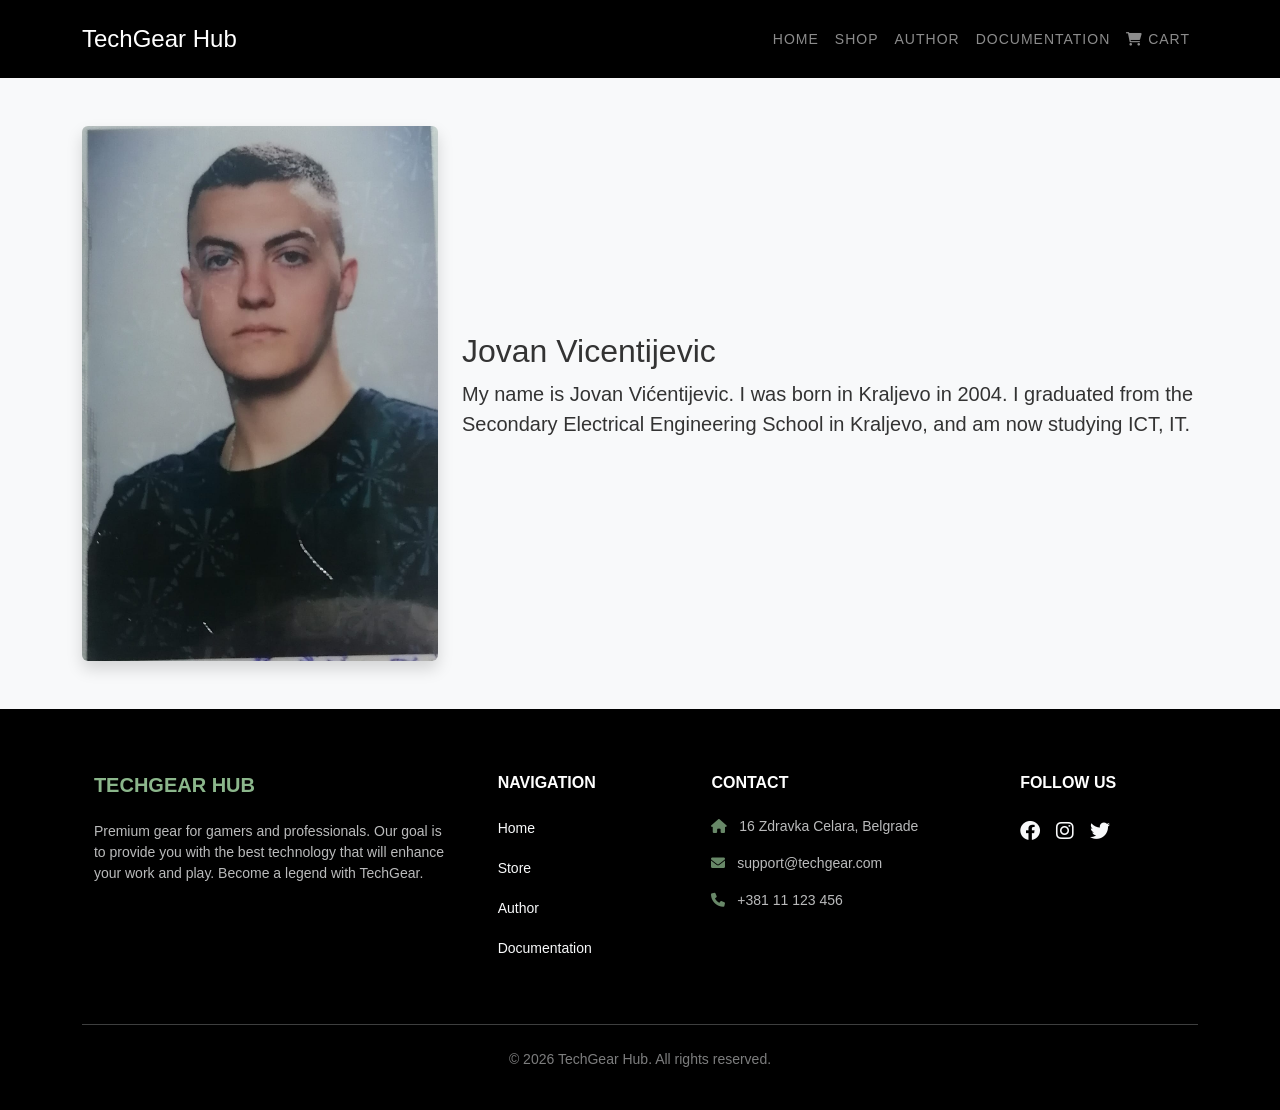
<file: pages/author.html>
<!DOCTYPE html>
<html lang="sr">
<head>
    <meta charset="UTF-8">
    <meta name="viewport" content="width=device-width, initial-scale=1.0">
    <meta name="description" content="TechGear Hub is your ultimate online store for premium gaming gear and professional
     tech equipment. Discover top-quality technology to enhance your work and play.">
    <meta name="keywords" content="tech gear, gaming equipment, professional tech, PC accessories, electronics,
    tech shop, gaming mouse, mechanical keyboards, TechGear Hub">
    <title>TechGear Hub | Author</title>
    <link href="https://cdn.jsdelivr.net/npm/bootstrap@5.3.0/dist/css/bootstrap.min.css" rel="stylesheet">
    <link rel="stylesheet" href="https://cdnjs.cloudflare.com/ajax/libs/font-awesome/6.0.0/css/all.min.css">
    <link rel="stylesheet" href="../assets/css/style.css">
</head>
<body>
    <nav class="navbar navbar-expand-lg navbar-dark bg-black py-3">
    <div class="container">
        <a class="navbar-brand fs-4" href="../index.html">TechGear Hub</a>
        <button class="navbar-toggler" type="button" data-bs-toggle="collapse" data-bs-target="#navbarNav">
            <span class="navbar-toggler-icon"></span>
        </button>
        <div class="collapse navbar-collapse" id="navbarNav">
            <ul class="navbar-nav ms-auto small text-uppercase text-center" id="nvb"></ul>
        </div>
    </div>
</nav>

   <div class="container my-5">
    <div class="row align-items-center">
        <div class="col-md-4">
            <img src="../assets/img/author.jpg" alt="Jovan Vicentijevic" class="img-fluid rounded shadow">
        </div>
        <div class="col-md-8">
            <h2>Jovan Vicentijevic</h2>
            <p class="fs-5">My name is Jovan Vićentijevic. I was born in Kraljevo in 2004. I graduated from the 
                Secondary Electrical Engineering School in Kraljevo, and am now studying ICT, IT.</p>
        </div>
    </div>
</div>

   <footer class="bg-black text-white pt-5 pb-4 mt-5">
    <div class="container"> 
        <div class="row text-start">
            <div class="col-md-4 col-lg-4 col-xl-4 mx-auto mt-3">
                <h5 class="text-uppercase mb-4 fw-bold text-teal">TechGear Hub</h5>
                <p class="small text-light opacity-75 footer-desc-text">
                    Premium gear for gamers and professionals. Our goal is to provide you with the best technology
                     that will enhance your work and play. Become a legend with TechGear.
                </p>
            </div>

            <div class="col-md-2 col-lg-2 col-xl-2 mx-auto mt-3">
                <h6 class="text-uppercase mb-4 fw-bold">Navigation</h6>
                <p><a href="../index.html" class="text-light text-decoration-none small hover-teal">Home</a></p>
                <p><a href="shop.html" class="text-light text-decoration-none small hover-teal">Store</a></p>
                <p><a href="#" class="text-light text-decoration-none small hover-teal">Author</a></p>
                <p><a href="documentation.html" class="text-light text-decoration-none small hover-teal">Documentation</a></p>
            </div>

            <div class="col-md-4 col-lg-3 col-xl-3 mx-auto mt-3">
                <h6 class="text-uppercase mb-4 fw-bold">Contact</h6>
                <p class="small text-light opacity-75"><i class="fas fa-home me-2 text-teal"></i> 16 Zdravka Celara, Belgrade</p>
                <p class="small text-light opacity-75"><i class="fas fa-envelope me-2 text-teal"></i> support@techgear.com</p>
                <p class="small text-light opacity-75"><i class="fas fa-phone me-2 text-teal"></i> +381 11 123 456</p>
            </div>

            <div class="col-md-2 col-lg-2 col-xl-2 mx-auto mt-3">
                <h6 class="text-uppercase mb-4 fw-bold">Follow Us</h6>
                <div class="d-flex gap-3">
                    <a href="https://www.facebook.com/" class="text-light fs-5 hover-teal"><i class="fab fa-facebook"></i></a>
                    <a href="https://www.instagram.com/?hl=en" class="text-light fs-5 hover-teal"><i class="fab fa-instagram"></i></a>
                    <a href="https://x.com/i/" class="text-light fs-5 hover-teal"><i class="fab fa-twitter"></i></a>
                </div>
            </div>
        </div>

        <hr class="mb-4 mt-5 border-light opacity-25">
        
        <div class="row">
            <div class="col-12 text-center">
                <p class="small text-light opacity-50">&copy; 2026 TechGear Hub. All rights reserved.</p>
            </div>
        </div>
    </div>
</footer>

            <button type="button" id="backToTop" class="btn-back-to-top">
    <i class="fas fa-chevron-up"></i>
</button>


    <script src="https://code.jquery.com/jquery-3.6.0.min.js"></script>
    <script src="https://cdn.jsdelivr.net/npm/bootstrap@5.3.0/dist/js/bootstrap.bundle.min.js"></script>
    <script src="../js/main.js"></script>
</body>
</html>
</file>
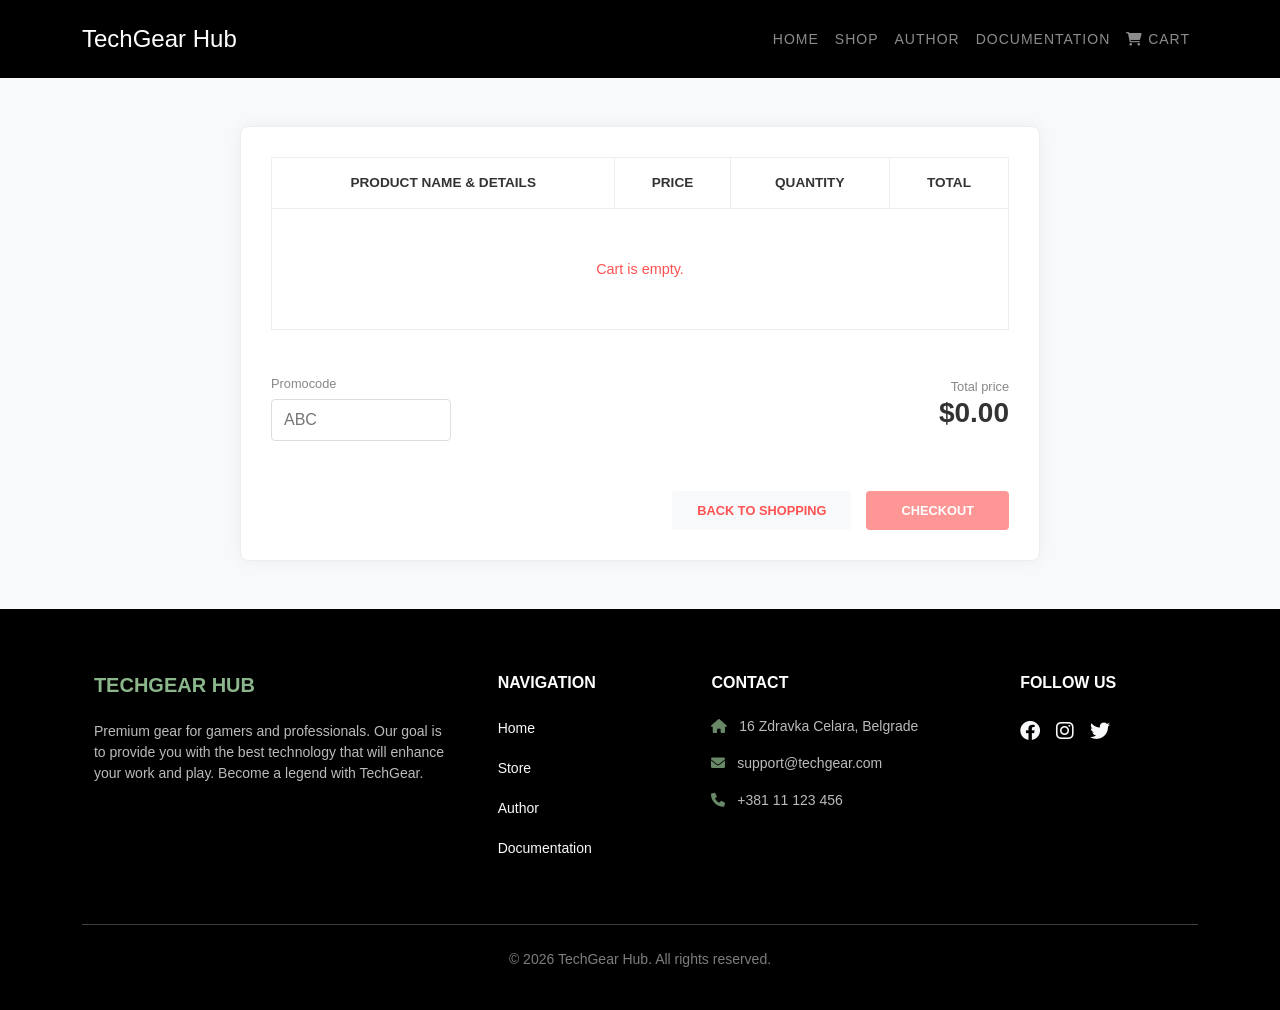
<file: pages/cart.html>
<!DOCTYPE html>
<html lang="sr">
<head>
    <meta charset="UTF-8">
    <meta name="viewport" content="width=device-width, initial-scale=1.0">
    <meta name="description" content="TechGear Hub is your ultimate online store for premium gaming gear and professional 
    tech equipment. Discover top-quality technology to enhance your work and play.">
    <meta name="keywords" content="tech gear, gaming equipment, professional tech, PC accessories, electronics,
     tech shop, gaming mouse, mechanical keyboards, TechGear Hub">
    <title>TechGear Hub | Your Cart</title>
    <link href="https://cdn.jsdelivr.net/npm/bootstrap@5.3.0/dist/css/bootstrap.min.css" rel="stylesheet">
    <link rel="stylesheet" href="https://cdnjs.cloudflare.com/ajax/libs/font-awesome/6.0.0/css/all.min.css">
    <link rel="stylesheet" href="../assets/css/style.css">
</head>
<body class="bg-light">

    <nav class="navbar navbar-expand-lg navbar-dark bg-black py-3">
    <div class="container">
        <a class="navbar-brand fs-4" href="../index.html">TechGear Hub</a>
        <button class="navbar-toggler" type="button" data-bs-toggle="collapse" data-bs-target="#navbarNav">
            <span class="navbar-toggler-icon"></span>
        </button>
        <div class="collapse navbar-collapse" id="navbarNav">
            <ul class="navbar-nav ms-auto small text-uppercase text-center" id="nvb"></ul>
        </div>
    </div>
</nav>

   <div class="container my-5" id="cart-page-wrapper">
    
    <div id="cart-view">
        <h2 class="mb-4 fw-bold text-dark">Your Cart</h2>
        
        <div class="row g-4">
            <div class="col-lg-8">
                <div class="cart-panel text-center py-5">
                    <svg width="60" height="60" viewBox="0 0 24 24" fill="none" stroke="#4a4a4a" stroke-width="2" 
                    stroke-linecap="round" stroke-linejoin="round" class="mb-3">
                        <path d="M6 2L3 6v14a2 2 0 0 0 2 2h14a2 2 0 0 0 2-2V6l-3-4z"></path>
                        <line x1="3" y1="6" x2="21" y2="6"></line>
                        <path d="M16 10a4 4 0 0 1-8 0"></path>
                    </svg>
                    
                    <p class="text-muted mb-4">Your cart is currently empty.</p>
                    <a href="shop.html" class="text-dark text-decoration-none border-bottom border-dark pb-1">Return to shop</a>
                </div>
            </div>

            <div class="col-lg-4">
                <div class="cart-panel">
                    <h4 class="fw-bold mb-4">Order Summary</h4>
                    
                    <div class="d-flex justify-content-between mb-3 text-muted">
                        <span>Total items:</span>
                        <span id="summary-count">0</span>
                    </div>
                    
                    <hr class="text-muted my-4">
                    
                    <div class="d-flex justify-content-between align-items-center mb-4">
                        <span class="fw-bold text-dark">Total price:</span>
                        <span class="fw-bold fs-5">$0.00</span>
                    </div>
                    
                    <button class="btn btn-cart-dark w-100 mb-3" onclick="showCheckoutForm()">Proceed to Checkout</button>
                    <button class="btn btn-cart-clear w-100" onclick="clearCart()">Clear Cart</button>
                </div>
            </div>
        </div>
    </div>
   </div>

     <footer class="bg-black text-white pt-5 pb-4 mt-5">
    <div class="container"> 
        <div class="row text-start">
            <div class="col-md-4 col-lg-4 col-xl-4 mx-auto mt-3">
                <h5 class="text-uppercase mb-4 fw-bold text-teal">TechGear Hub</h5>
                <p class="small text-light opacity-75 footer-desc-text">
                    Premium gear for gamers and professionals. Our goal is to provide you with the best technology that
                     will enhance your work and play. Become a legend with TechGear.
                </p>
            </div>

            <div class="col-md-2 col-lg-2 col-xl-2 mx-auto mt-3">
                <h6 class="text-uppercase mb-4 fw-bold">Navigation</h6>
                <p><a href="../index.html" class="text-light text-decoration-none small hover-teal">Home</a></p>
                <p><a href="shop.html" class="text-light text-decoration-none small hover-teal">Store</a></p>
                <p><a href="pages/author.html" class="text-light text-decoration-none small hover-teal">Author</a></p>
                <p><a href="documentation.html" class="text-light text-decoration-none small hover-teal">Documentation</a></p>
            </div>

            <div class="col-md-4 col-lg-3 col-xl-3 mx-auto mt-3">
                <h6 class="text-uppercase mb-4 fw-bold">Contact</h6>
                <p class="small text-light opacity-75"><i class="fas fa-home me-2 text-teal"></i> 16 Zdravka Celara, Belgrade</p>
                <p class="small text-light opacity-75"><i class="fas fa-envelope me-2 text-teal"></i> support@techgear.com</p>
                <p class="small text-light opacity-75"><i class="fas fa-phone me-2 text-teal"></i> +381 11 123 456</p>
            </div>

            <div class="col-md-2 col-lg-2 col-xl-2 mx-auto mt-3">
                <h6 class="text-uppercase mb-4 fw-bold">Follow Us</h6>
                <div class="d-flex gap-3">
                    <a href="https://www.facebook.com/" class="text-light fs-5 hover-teal"><i class="fab fa-facebook"></i></a>
                    <a href="https://www.instagram.com/?hl=en" class="text-light fs-5 hover-teal"><i class="fab fa-instagram"></i></a>
                    <a href="https://x.com/i/" class="text-light fs-5 hover-teal"><i class="fab fa-twitter"></i></a>
                </div>
            </div>
        </div>

        <hr class="mb-4 mt-5 border-light opacity-25">
        
        <div class="row">
            <div class="col-12 text-center">
                <p class="small text-light opacity-50">&copy; 2026 TechGear Hub. All rights reserved.</p>
            </div>
        </div>
    </div>
</footer>

 <button type="button" id="backToTop" class="btn-back-to-top">
        <i class="fas fa-chevron-up"></i>
    </button>

    <script src="https://code.jquery.com/jquery-3.6.0.min.js"></script>
    <script src="https://cdn.jsdelivr.net/npm/bootstrap@5.3.0/dist/js/bootstrap.bundle.min.js"></script>
    <script src="../js/main.js"></script>
    <script>
        // Pokrećemo prikaz korpe čim se stranica učita
        $(document).ready(function() {
            displayCart();
        });
    </script>
</body>
</html>
</file>
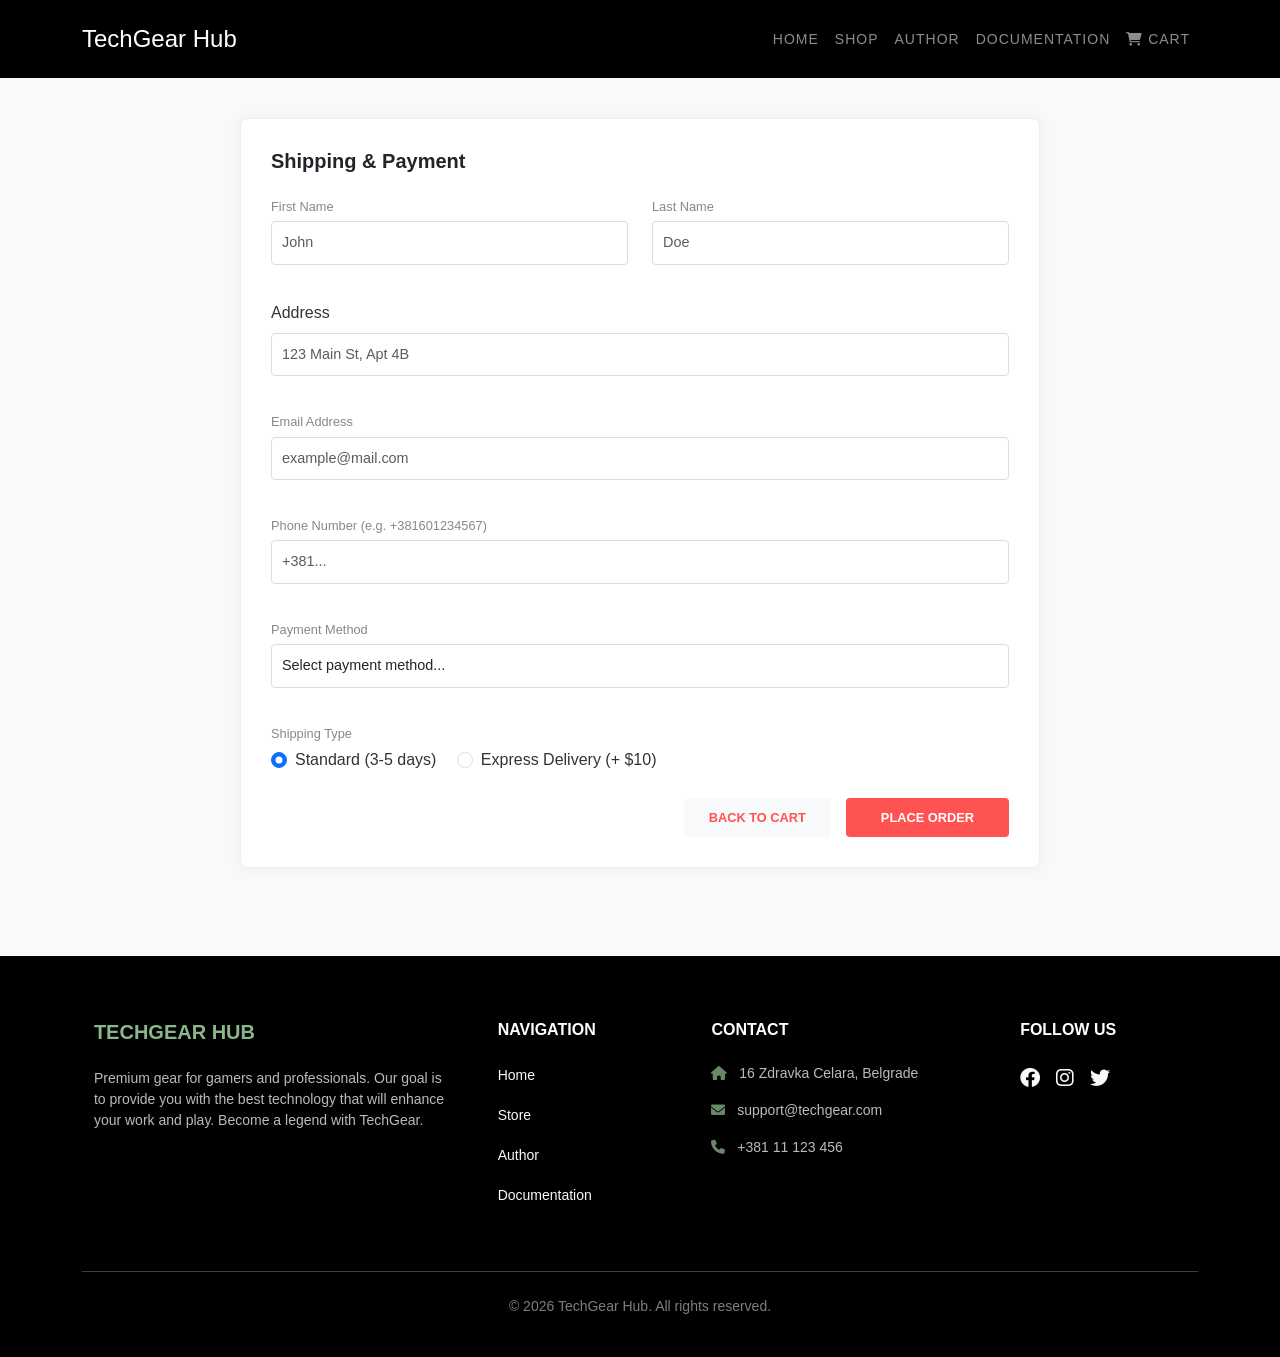
<file: pages/checkout.html>
<!DOCTYPE html>
<html lang="sr">
<head>
    <meta charset="UTF-8">
    <meta name="viewport" content="width=device-width, initial-scale=1.0">
    <meta name="description" content="TechGear Hub is your ultimate online store for premium gaming gear and professional
     tech equipment. Discover top-quality technology to enhance your work and play.">
    <meta name="keywords" content="tech gear, gaming equipment, professional tech, PC accessories, electronics,
     tech shop, gaming mouse, mechanical keyboards, TechGear Hub">
    <title>TechGear Hub | Checkout</title>
    <link href="https://cdn.jsdelivr.net/npm/bootstrap@5.3.0/dist/css/bootstrap.min.css" rel="stylesheet">
    <link rel="stylesheet" href="https://cdnjs.cloudflare.com/ajax/libs/font-awesome/6.0.0/css/all.min.css">
    <link rel="stylesheet" href="../assets/css/style.css">
</head>
<body class="bg-light">

    <nav class="navbar navbar-expand-lg navbar-dark bg-black py-3">
    <div class="container">
        <a class="navbar-brand fs-4" href="../index.html">TechGear Hub</a>
        <button class="navbar-toggler" type="button" data-bs-toggle="collapse" data-bs-target="#navbarNav">
            <span class="navbar-toggler-icon"></span>
        </button>
        <div class="collapse navbar-collapse" id="navbarNav">
            <ul class="navbar-nav ms-auto small text-uppercase text-center" id="nvb"></ul>
        </div>
    </div>
</nav>

<div id="toast-container" class="position-fixed top-0 end-0 p-3 mt-5 pt-4"></div>

<div id="checkout-section">
    <div class="cart-panel">
        <h4 class="fw-bold mb-4">Shipping & Payment</h4>
        <form id="orderForm" novalidate>
            <div class="row">
                <div class="col-md-6 mb-3">
                    <label class="promo-label">First Name</label>
                    <input type="text" id="firstName" class="form-control" placeholder="John">
                    <small class="error-msg" id="firstNameErr"></small>
                </div>
                <div class="col-md-6 mb-3">
                    <label class="promo-label">Last Name</label>
                    <input type="text" id="lastName" class="form-control" placeholder="Doe">
                    <small class="error-msg" id="lastNameErr"></small>
                </div>
            </div>

            <div class="mb-3">
                <label for="address" class="form-label">Address</label>
                <input type="text" class="form-control" id="address" placeholder="123 Main St, Apt 4B">
                <small id="addressErr" class="error-msg text-danger"></small>
            </div>
      
            <div class="mb-3">
                <label class="promo-label">Email Address</label>
                <input type="email" id="email" class="form-control checkout-input" placeholder="example@mail.com">
                <small class="error-msg" id="emailErr"></small>
            </div>

            <div class="mb-3">
                <label class="promo-label">Phone Number (e.g. +381601234567)</label>
                <input type="text" id="phone" class="form-control" placeholder="+381...">
                <small class="error-msg" id="phoneErr"></small>
            </div>

            <div class="mb-3">
                <label class="promo-label">Payment Method</label>
                <select id="paymentMethod" class="form-control">
                    <option value="">Select payment method...</option>
                    <option value="cash">Cash on delivery</option>
                    <option value="card">Credit Card</option>
                </select>
                <small class="error-msg" id="paymentErr"></small>
            </div>

            <div class="mb-3">
                <label class="promo-label d-block">Shipping Type</label>
                <div class="form-check form-check-inline">
                    <input class="form-check-input" type="radio" name="shipping" id="standard" value="standard" checked>
                    <label class="form-check-label" for="standard">Standard (3-5 days)</label>
                </div>
                <div class="form-check form-check-inline">
                    <input class="form-check-input" type="radio" name="shipping" id="express" value="express">
                    <label class="form-check-label" for="express">Express Delivery (+ $10)</label>
                </div>
            </div>
            
            <div class="cart-footer-btns mt-4">
                <button type="button" class="btn-back-shopping" onclick="backToCart()">BACK TO CART</button>
                <button type="submit" class="btn-checkout-red">PLACE ORDER</button>
            </div>
        </form>
    </div>
</div>

     <footer class="bg-black text-white pt-5 pb-4 mt-5">
    <div class="container"> 
        <div class="row text-start">
            <div class="col-md-4 col-lg-4 col-xl-4 mx-auto mt-3">
                <h5 class="text-uppercase mb-4 fw-bold text-teal">TechGear Hub</h5>
                <p class="small text-light opacity-75 footer-desc-text">
                    Premium gear for gamers and professionals. Our goal is to provide you with the best technology that
                     will enhance your work and play. Become a legend with TechGear.
                </p>
            </div>

            <div class="col-md-2 col-lg-2 col-xl-2 mx-auto mt-3">
                <h6 class="text-uppercase mb-4 fw-bold">Navigation</h6>
                <p><a href="#" class="text-light text-decoration-none small hover-teal">Home</a></p>
                <p><a href="pages/shop.html" class="text-light text-decoration-none small hover-teal">Store</a></p>
                <p><a href="pages/author.html" class="text-light text-decoration-none small hover-teal">Author</a></p>
                <p><a href="documentation.html" class="text-light text-decoration-none small hover-teal">Documentation</a></p>
            </div>

            <div class="col-md-4 col-lg-3 col-xl-3 mx-auto mt-3">
                <h6 class="text-uppercase mb-4 fw-bold">Contact</h6>
                <p class="small text-light opacity-75"><i class="fas fa-home me-2 text-teal"></i> 16 Zdravka Celara, Belgrade</p>
                <p class="small text-light opacity-75"><i class="fas fa-envelope me-2 text-teal"></i> support@techgear.com</p>
                <p class="small text-light opacity-75"><i class="fas fa-phone me-2 text-teal"></i> +381 11 123 456</p>
            </div>

            <div class="col-md-2 col-lg-2 col-xl-2 mx-auto mt-3">
                <h6 class="text-uppercase mb-4 fw-bold">Follow Us</h6>
                <div class="d-flex gap-3">
                    <a href="https://www.facebook.com/" class="text-light fs-5 hover-teal"><i class="fab fa-facebook"></i></a>
                    <a href="https://www.instagram.com/?hl=en" class="text-light fs-5 hover-teal"><i class="fab fa-instagram"></i></a>
                    <a href="https://x.com/i/" class="text-light fs-5 hover-teal"><i class="fab fa-twitter"></i></a>
                </div>
            </div>
        </div>

        <hr class="mb-4 mt-5 border-light opacity-25">
        
        <div class="row">
            <div class="col-12 text-center">
                <p class="small text-light opacity-50">&copy; 2026 TechGear Hub. All rights reserved.</p>
            </div>
        </div>
    </div>
</footer>

<button type="button" id="backToTop" class="btn-back-to-top">
    <i class="fas fa-chevron-up"></i>
</button>


    <script src="https://code.jquery.com/jquery-3.6.0.min.js"></script>
    <script src="https://cdn.jsdelivr.net/npm/bootstrap@5.3.0/dist/js/bootstrap.bundle.min.js"></script>
    <script src="../js/main.js"></script>
</body>
</html>
</file>
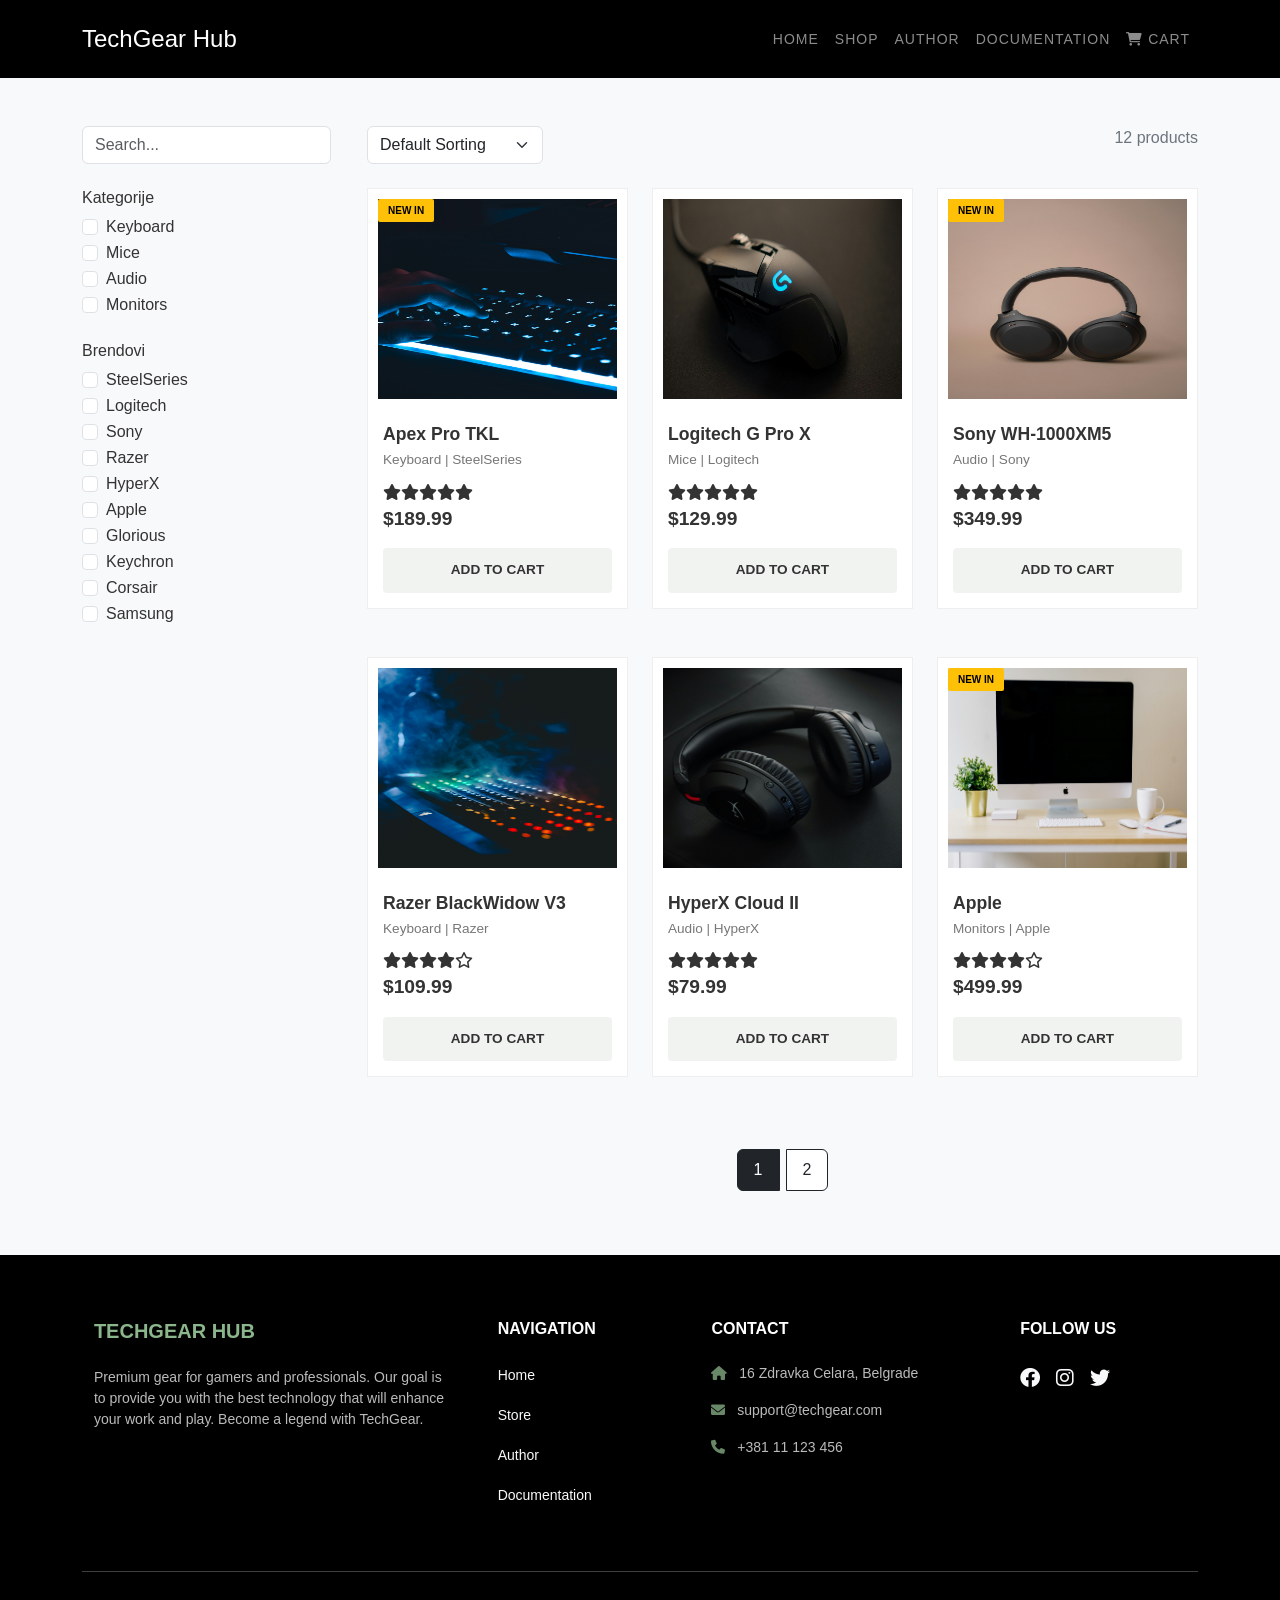
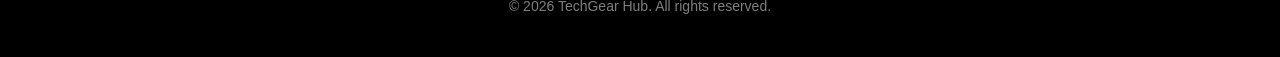
<file: pages/shop.html>
<!DOCTYPE html>
<html lang="sr">
<head>
    <meta charset="UTF-8">
    <meta name="viewport" content="width=device-width, initial-scale=1.0">
    <meta name="description" content="TechGear Hub is your ultimate online store for premium gaming gear and professional
     tech equipment. Discover top-quality technology to enhance your work and play.">
    <meta name="keywords" content="tech gear, gaming equipment, professional tech, PC accessories, electronics,
    tech shop, gaming mouse, mechanical keyboards, TechGear Hub">
    <title>TechGear | Shop</title>
    <link href="https://cdn.jsdelivr.net/npm/bootstrap@5.3.0/dist/css/bootstrap.min.css" rel="stylesheet">
    <link rel="stylesheet" href="https://cdnjs.cloudflare.com/ajax/libs/font-awesome/6.0.0/css/all.min.css">
    <link rel="stylesheet" href="../assets/css/style.css"> 
</head>
<body>

<nav class="navbar navbar-expand-lg navbar-dark bg-black py-3">
        <div class="container">
            <a class="navbar-brand fs-4" href="../index.html">TechGear Hub</a>
            <button class="navbar-toggler" type="button" data-bs-toggle="collapse" data-bs-target="#navbarNav">
                <span class="navbar-toggler-icon"></span>
            </button>
            <div class="collapse navbar-collapse" id="navbarNav">
                <ul class="navbar-nav ms-auto small text-uppercase text-center" id="nvb"></ul>
            </div>
        </div>
    </nav>


<div class="container my-5">
    <div class="row">
        <aside class="col-lg-3 pe-lg-4">
            <div class="mb-4">
                <input type="text" id="searchInput" class="form-control" placeholder="Search...">
            </div>
            <div class="mb-4">
                <h6>Kategorije</h6>
                <div id="typeCheckboxes"></div>
            </div>
            <div class="mb-4">
                <h6>Brendovi</h6>
                <div id="brandCheckboxes"></div>
            </div>
        </aside>

        <main class="col-lg-9">
            <div class="d-flex justify-content-between mb-4">
                <select id="sortSelect" class="form-select w-auto"></select>
                <span id="productCount" class="text-muted"></span>
            </div>

            <div id="productsWrapper" class="row g-4"></div>

            <div class="d-flex justify-content-center mt-5">
                <nav>
                    <ul id="paginationWrapper" class="pagination">
                        </ul>
                </nav>
            </div>
        </main>
    </div>
</div>

    <div id="toast-container" class="position-fixed top-0 end-0 p-3 mt-5 pt-4"></div>

 <footer class="bg-black text-white pt-5 pb-4 mt-5">
    <div class="container"> 
        <div class="row text-start">
            <div class="col-md-4 col-lg-4 col-xl-4 mx-auto mt-3">
                <h5 class="text-uppercase mb-4 fw-bold text-teal">TechGear Hub</h5>
                <p class="small text-light opacity-75 footer-desc-text">
                    Premium gear for gamers and professionals. Our goal is to provide you with the best technology
                     that will enhance your work and play. Become a legend with TechGear.
                </p>
            </div>

            <div class="col-md-2 col-lg-2 col-xl-2 mx-auto mt-3">
                <h6 class="text-uppercase mb-4 fw-bold">Navigation</h6>
                <p><a href="../index.html" class="text-light text-decoration-none small hover-teal">Home</a></p>
                <p><a href="#" class="text-light text-decoration-none small hover-teal">Store</a></p>
                <p><a href="author.html" class="text-light text-decoration-none small hover-teal">Author</a></p>
                <p><a href="documentation.html" class="text-light text-decoration-none small hover-teal">Documentation</a></p>
            </div>

            <div class="col-md-4 col-lg-3 col-xl-3 mx-auto mt-3">
                <h6 class="text-uppercase mb-4 fw-bold">Contact</h6>
                <p class="small text-light opacity-75"><i class="fas fa-home me-2 text-teal"></i> 16 Zdravka Celara, Belgrade</p>
                <p class="small text-light opacity-75"><i class="fas fa-envelope me-2 text-teal"></i> support@techgear.com</p>
                <p class="small text-light opacity-75"><i class="fas fa-phone me-2 text-teal"></i> +381 11 123 456</p>
            </div>

            <div class="col-md-2 col-lg-2 col-xl-2 mx-auto mt-3">
                <h6 class="text-uppercase mb-4 fw-bold">Follow Us</h6>
                <div class="d-flex gap-3">
                    <a href="https://www.facebook.com/" class="text-light fs-5 hover-teal"><i class="fab fa-facebook"></i></a>
                    <a href="https://www.instagram.com/?hl=en" class="text-light fs-5 hover-teal"><i class="fab fa-instagram"></i></a>
                    <a href="https://x.com/i/" class="text-light fs-5 hover-teal"><i class="fab fa-twitter"></i></a>
                </div>
            </div>
        </div>

        <hr class="mb-4 mt-5 border-light opacity-25">
        
        <div class="row">
            <div class="col-12 text-center">
                <p class="small text-light opacity-50">&copy; 2026 TechGear Hub. All rights reserved.</p>
            </div>
        </div>
    </div>
</footer>

     <button type="button" id="backToTop" class="btn-back-to-top">
        <i class="fas fa-chevron-up"></i>
    </button>
    
    <script src="https://code.jquery.com/jquery-3.6.0.min.js"></script>
    <script src="https://cdn.jsdelivr.net/npm/bootstrap@5.3.0/dist/js/bootstrap.bundle.min.js"></script>
    <script src="../js/main.js"></script>
</body>
</html>
</file>
<file: assets/css/style.css>
:root {
    --main-green: #8bb68b;
    --main-green-hover: #7aa57a;
    --dark-bg: #1a1e21;
    --text-muted: #6c757d;
    --border-light: #ececec;
    --yellow-badge: #ffc107;
}


* {
    box-sizing: border-box;
}

html {
    scroll-behavior: smooth;
}

body {
    margin: 0;
    padding: 0;
    font-family: 'Inter', sans-serif;
    background-color: #f8f9fa;
    color: #333;
    overflow-x: hidden;
    -webkit-font-smoothing: antialiased;
}


.cont { width: 80%; margin: 0 auto; }
.cursor-pointer { cursor: pointer; }
.text-teal { color: var(--main-green); }


#nvb { text-align: center; }
.nav-link { 
    letter-spacing: 1px; 
    transition: color 0.15s linear; 
}
.nav-link:hover { color: var(--main-green); }


.category-box {
    position: relative;
    overflow: hidden;
    height: 350px; 
    width: 100%;
    display: block;
    transition: transform 0.3s ease;
}

/* Slika unutar kategorije */
.category-box img {
    width: 100%;
    height: 100%; 
    object-fit: cover; 
    transition: transform 0.5s ease;
}


.category-box:hover img {
    transform: scale(1.1);
}


.category-label {
    min-width: 160px; 
    z-index: 2;
    pointer-events: none; 
    transition: all 0.3s ease;
}


.category-box:hover .category-label {
    background-color: var(--main-green) ;
    color: white ;
}

.category-box:hover .category-label h6 {
    color: white ;
}

.hero-section {
    height: 85vh;
    background-size: cover;
    background-position: center;
    position: relative;
    overflow: hidden;
    transition: background-image 0.8s ease-in-out; 
}

.hero-section::before {
    content: "";
    position: absolute;
    inset: 0;
    background: rgba(0,0,0,0.45);
}

.hero-content { position: relative; z-index: 2; }
.hero-content h1 { letter-spacing: 4px; font-weight: 300; }


.shop-card {
    background: #fff;
    border: 1px solid #eee;
    display: flex;
    flex-direction: column;
    position: relative;
    padding: 0;
    overflow: hidden;
    height: 100%; 
    animation: fadeIn 0.6s ease-out forwards;
}

.shop-card:hover {
    box-shadow: 0 10px 20px rgba(0,0,0,0.05);
    transform: translateY(-3px);
}
.shop-card-body {
    padding: 15px;
    display: flex;
    flex-direction: column;
    flex-grow: 1;
}


.shop-card-img-wrapper {
    position: relative; 
    width: 100%;
    height: 220px;
    display: flex;
    align-items: center;
    justify-content: center;
    background-color: #fff;
    padding: 10px;
    overflow: hidden;
}

.shop-card-img-wrapper img {
    width: 100%;      
    height: 100%;  
        
}


.badge-new {
    position: absolute;
    top: 10px;    
    left: 10px;   
    background-color: #ffc107;
    color: #000 ;
    padding: 4px 10px;
    font-size: 10px;
    font-weight: 800;
    z-index: 20;  
    text-transform: uppercase;
    border-radius: 2px;
    pointer-events: none; 
}


.product-title {
    font-size: 1.1rem;
    font-weight: 700;
    margin-bottom: 5px;
}

.product-meta {
    font-size: 0.85rem;
    color: #777;
    margin-bottom: 10px;
}

.product-price {
    font-size: 1.2rem;
    font-weight: 800;
    margin-top: auto;
}
.shop-price-old {
    font-size: 0.9rem;
    color: #dc3545;
    text-decoration: line-through;
    margin-left: 10px;
    font-weight: 400;
}

.btn-add-to-cart {
    width: 100%;
    border: none;
    background-color: #f1f3f1;
    color: #333;
    padding: 12px;
    font-weight: 700;
    font-size: 0.85rem;
    margin-top: 15px;
    border-radius: 4px;
    transition: 0.2s;
}

.btn-add-to-cart:hover {
    background-color: #000;
    color: #fff;
}


.pagination .page-item .page-link {
    color: #222;
    border: 1px solid var(--border-light);
    margin: 0 3px;
    padding: 8px 16px;
    transition: 0.2s;
}

.pagination .page-item.active .page-link {
    background-color: var(--dark-bg);
    border-color: var(--dark-bg);
    color: #fff;
}

.pagination .page-link:hover:not(.active) {
    background-color: var(--main-green);
    color: white;
}


.offer-img { width: 100%; height: 500px; object-fit: cover; }
.offer-text-bg { height: 500px; background-color: #f8f9fa; padding: 40px; }

#extraText { display: none; } 

.btn-read-more {
    background-color: var(--main-green);
    border: none;
    padding: 10px 24px;
    color: white;
    border-radius: 4px;
    transition: 0.2s;
}

.btn-read-more:hover { background-color: var(--main-green-hover); }


.cart-panel {
    background: #fff;
    border: 1px solid #eee;
    border-radius: 4px;
    padding: 20px;
}
h4.fw-bold {
    font-size: 1.25rem;
    color: #212529;
    margin-bottom: 20px;
}
.fa-shopping-bag {
    color: #444; 
}
.text-muted {
    color: #6c757d !important;
}

.btn-back-to-top {
    position: fixed;
    right: 30px;
    bottom: 30px;
    width: 45px;
    height: 45px;
    border: none;
    border-radius: 5px;
    background-color: var(--main-green);
    color: white;
    display: none;
    z-index: 999;
}
#toast-container {
    
    top: 10px ; 
    right: 20px ;
}

.custom-toast {
    background: linear-gradient(90deg, #28a745 0%, #20c997 100%); 
    color: white;
    padding: 10px 20px;
    border-radius: 4px;
    box-shadow: 0 4px 10px rgba(0,0,0,0.1);
    margin-bottom: 10px;
    display: flex;
    align-items: center;
    justify-content: space-between;
    min-width: 250px;
    font-size: 14px;
    font-weight: 500;
    animation: slideInRight 0.4s ease-out;
    display: flex;
    justify-content:
    space-between;
    align-items: center;
    min-width: 250px;
}

.toast-close {
    background: none;
    border: none;
    color: white;
    font-size: 18px; 
    cursor: pointer;
    margin-left: 10px;
    line-height: 1;
    opacity: 0.8;
}

.toast-close:hover { 
    opacity: 1; 
}



.fade-out {
    opacity: 0;
    transform: translateY(-20px);
    transition: 0.4s ease-out;
}


.cart-table {
    width: 100%;
    border-collapse: collapse;
    border: 1px solid #eee;
}

.cart-table th {
    border: 1px solid #eee;
    background-color: #fff;
    padding: 15px;
    font-weight: 700;
    font-size: 0.85rem;
    color: #333;
    text-transform: uppercase;
}

.cart-table td {
    border: 1px solid #eee;
    padding: 15px;
    vertical-align: middle;
    width: 50px;
}

.empty-cart-text {
    color: #ff5252;
    font-size: 0.9rem;
    font-weight: 500;
}

.cart-img-cell {
    width: 80px;
}


.cart-img-cell img {
    width: 60px;
    height: 60px;
    object-fit: contain;
}

.product-info-name {
    font-weight: 600;
    margin-bottom: 2px;
    display: block;
}

.product-info-meta {
    font-size: 0.75rem;
    color: #888;
}
.remove-icon {
    color: #ff5252;
    opacity: 0.5;
    transition: 0.2s;
}

.remove-icon:hover {
    opacity: 1;
}

.promo-label {
    display: block;
    font-size: 0.8rem;
    color: #888;
    margin-bottom: 5px;
}

.promo-section {
    padding: 20px 0;
}

.promo-input {
    border: 1px solid #ddd;
    padding: 8px 12px;
    width: 180px;
    border-radius: 4px;
}

.total-price-label {
    font-size: 0.8rem;
    color: #888;
    margin-bottom: 0;
}


.cart-badge {
    display: none;
}

.promo-input:focus {
    outline: none;
    border-color: #ff5252;
}
.cart-footer-btns {
    display: flex;
    justify-content: flex-end;
    gap: 15px;
    margin-top: 30px;
}

.btn-back-shopping {
    background: #f8f9fa;
    color: #ff5252 !important;
    border: none;
    padding: 10px 25px;
    font-weight: 700;
    font-size: 0.8rem;
    text-decoration: none;
    border-radius: 4px;
}

.btn-checkout-red {
    background: #ff5252;
    color: white;
    border: none;
    padding: 10px 35px;
    font-weight: 700;
    font-size: 0.8rem;
    border-radius: 4px;
    transition: opacity 0.3s;
}
.btn-checkout-red:disabled {
    opacity: 0.6;
    cursor: not-allowed;
}
#checkout-section .form-control {
    border: 1px solid #ddd;
    border-radius: 4px;
    padding: 10px;
    font-size: 0.9rem;
}
#checkout-section .form-control:focus {
    border-color: #ff5252;
    box-shadow: none;
    outline: none;
}

#checkout-section .cart-panel {
    max-width: 800px;
    margin: 0 auto;
}
.error-msg {
    color: #ff5252; 
    font-size: 0.75rem;
    display: block;
    margin-top: 5px;
    height: 15px; 
}

input.is-invalid {
    border-color: #ff5252 ;
}
.order-success-toast {
    position: fixed;
    top: 20px;
    right: 20px;
    background-color: #28a745;
    color: white;
    padding: 15px 25px;
    border-radius: 4px;
    font-weight: 600;
    box-shadow: 0 4px 12px rgba(0,0,0,0.15);
    z-index: 10001;
    display: none; 
    font-size: 0.9rem;
}

#checkout-section {
    display: block;
    opacity: 1;
    visibility: visible;
    padding: 40px 0; 
}

.cart-panel {
    background: #fff;
    padding: 30px;
    border-radius: 8px;
    box-shadow: 0 0 15px rgba(0,0,0,0.05);
    max-width: 800px;
    margin: 0 auto;
}
.btn-back-to-top {
    position: fixed;
    bottom: 30px;
    right: 30px;
    width: 45px;
    height: 45px;
    background-color: var(--main-green); 
    color: white;
    border: none;
    border-radius: 50%;
    display: flex;
    align-items: center;
    justify-content: center;
    cursor: pointer;
    z-index: 1000;
    
    opacity: 0;
    visibility: hidden;
    transition: all 0.3s ease;
}

.btn-back-to-top.show {
    opacity: 1;
    visibility: visible;
}

.btn-back-to-top:hover {
    background-color: #333;
    transform: translateY(-5px);
}
</file>
